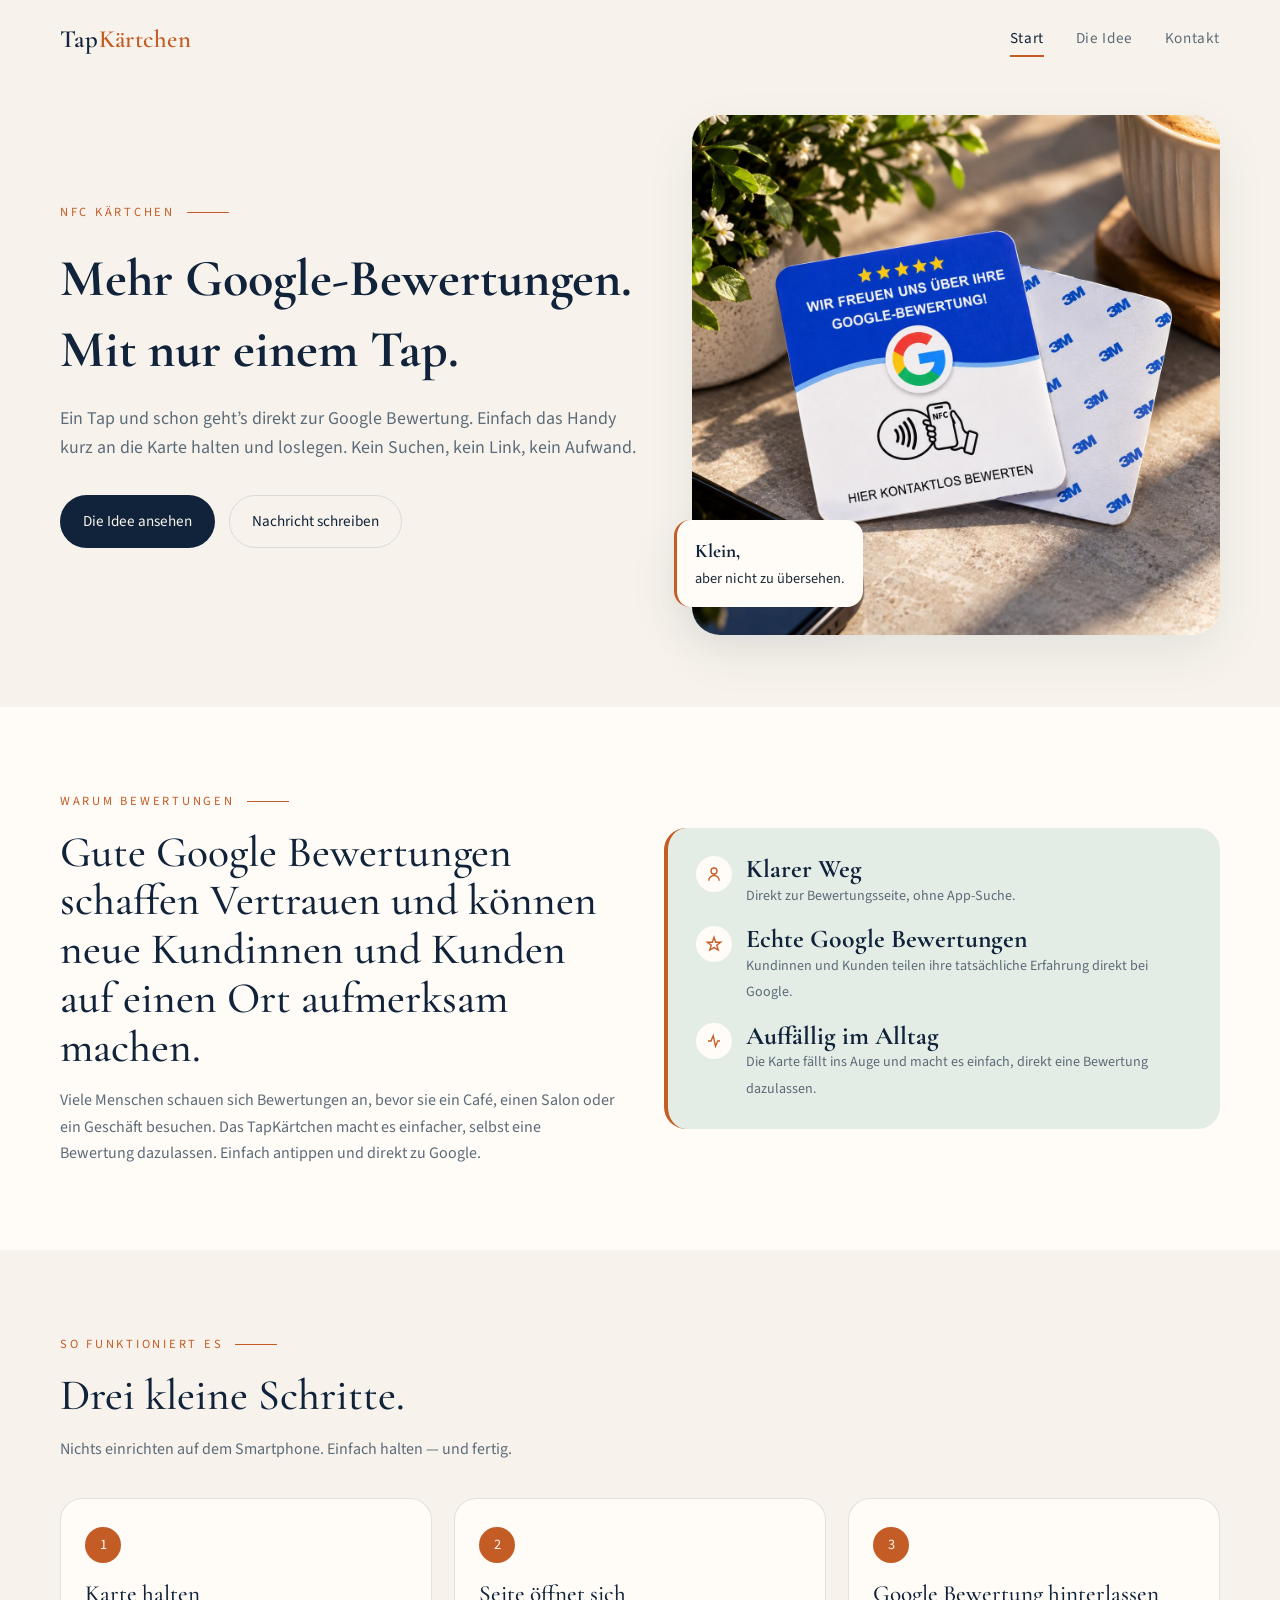
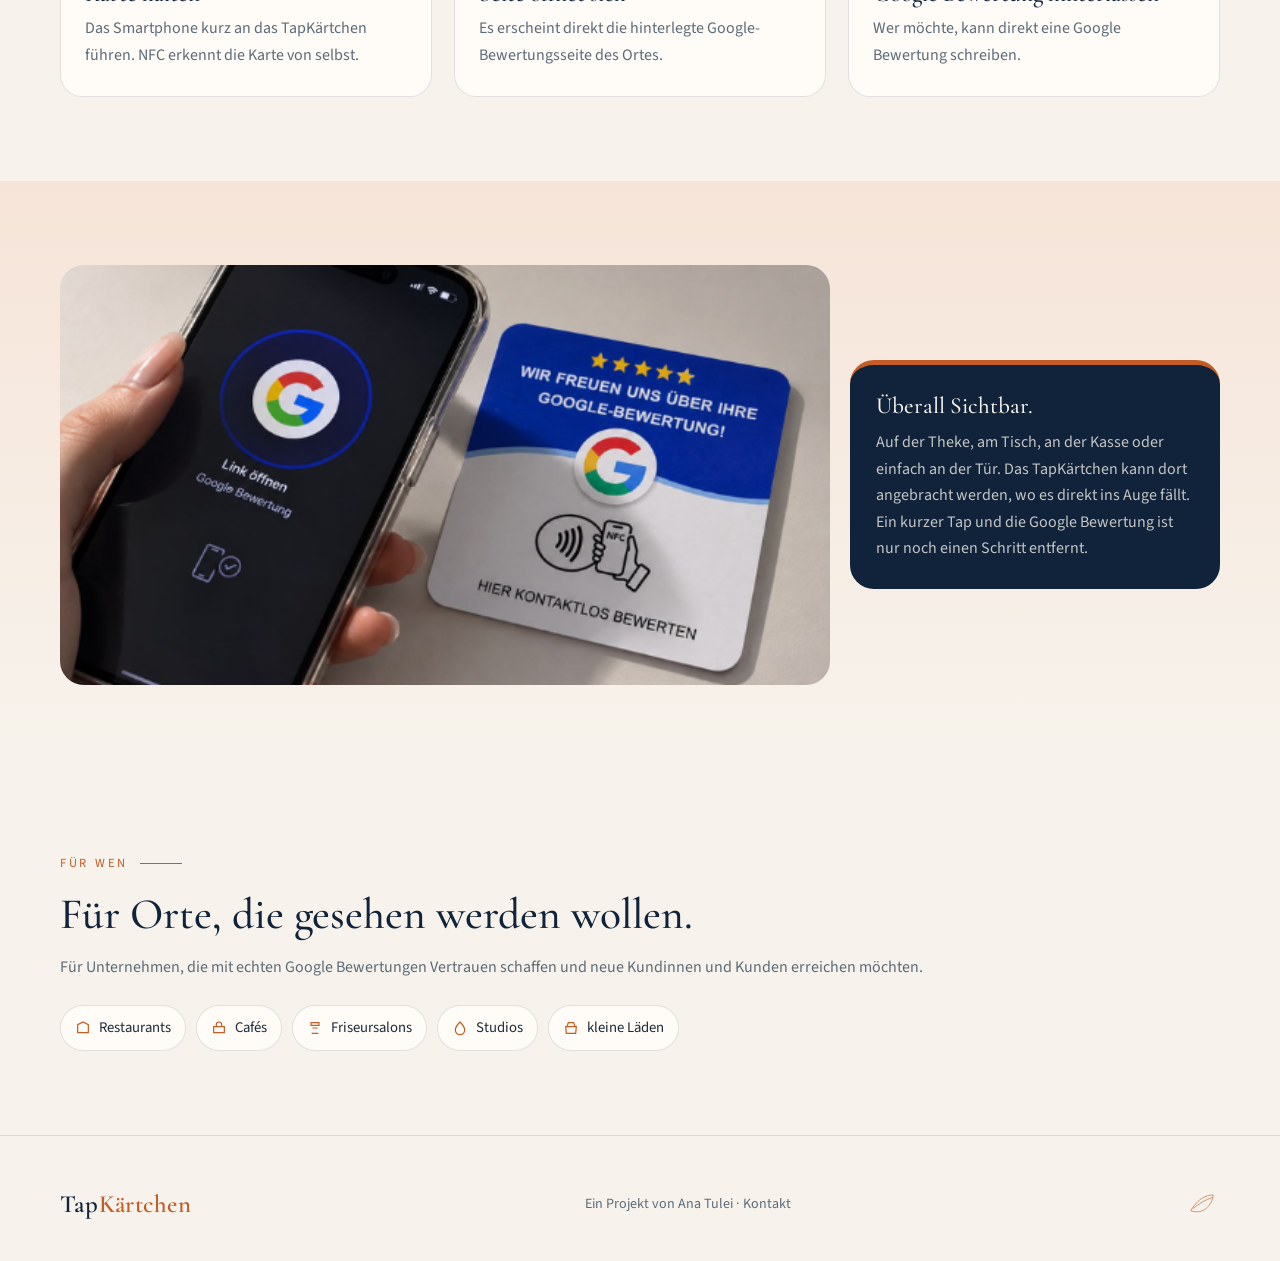
<file: index.html>
<!DOCTYPE html>
<html lang="de">
<head>
  <meta charset="UTF-8">
  <meta name="viewport" content="width=device-width, initial-scale=1.0">
  <title>TapKärtchen — Ein kleiner Tap, eine klare Stimme</title>
  <meta name="description" content="TapKärtchen ist eine kleine NFC-Karte, die den Weg zu einer Google-Bewertung kurz und freundlich macht.">
  <link rel="icon" href="img/favicon.svg" type="image/svg+xml">
  <link rel="preconnect" href="https://fonts.googleapis.com">
  <link rel="preconnect" href="https://fonts.gstatic.com" crossorigin>
  <link href="https://fonts.googleapis.com/css2?family=Cormorant+Garamond:wght@500;600&family=Source+Sans+3:wght@400;500;600&display=swap" rel="stylesheet">
  <link rel="stylesheet" href="css/style.css">
</head>
<body>
  <header class="site-header">
    <div class="wrap nav">
      <a class="logo" href="#start" data-page="start">Tap<span>Kärtchen</span></a>
      <button class="menu-btn" aria-label="Menü öffnen"><span></span></button>
      <ul class="nav-links">
        <li><a class="active" href="#start" data-page="start">Start</a></li>
        <li><a href="#idee" data-page="idee">Die Idee</a></li>
        <li><a href="#kontakt" data-page="kontakt">Kontakt</a></li>
      </ul>
    </div>
  </header>

  <main>
    <!-- START -->
    <div id="page-start" class="page is-active" data-title="TapKärtchen — Ein kleiner Tap, eine klare Stimme">
      <section class="hero">
        <div class="wrap hero-grid">
          <div>
            <p class="eyebrow">NFC Kärtchen</p>
            <h1>
              <b>
                <span class="small">Mehr Google-Bewertungen.</span><br>
                <span class="small">Mit nur einem Tap.</span>
              </b>
            </h1>
            <p class="lead">Ein Tap und schon geht’s direkt zur Google Bewertung. Einfach das Handy kurz an die Karte halten und loslegen. Kein Suchen, kein Link, kein Aufwand.</p>
            <div class="hero-actions">
              <a class="btn btn-navy" href="#idee" data-page="idee">Die Idee ansehen</a>
              <a class="btn btn-ghost" href="#kontakt" data-page="kontakt">Nachricht schreiben</a>
            </div>
          </div>
          <div class="hero-visual">
            <img src="img/card-hero.jpg" alt="Navyblaues TapKärtchen auf hellem Stein neben Olivenzweig">
            <div class="float-note">
              <strong>Klein,</strong>
              aber nicht zu übersehen.
            </div>
          </div>
        </div>
      </section>

      <section class="section-soft">
        <div class="wrap grid-2">
          <div>
            <p class="eyebrow">Warum Bewertungen</p>
            <h2>Gute Google Bewertungen schaffen Vertrauen und können neue Kundinnen und Kunden auf einen Ort aufmerksam machen.</h2>
            <p class="muted">Viele Menschen schauen sich Bewertungen an, bevor sie ein Café, einen Salon oder ein Geschäft besuchen. Das TapKärtchen macht es einfacher, selbst eine Bewertung dazulassen. Einfach antippen und direkt zu Google.</p>
          </div>
          <div class="stat-card">
            <div class="stat">
              <div class="stat-icon">
                <svg width="18" height="18" viewBox="0 0 24 24" fill="none" stroke="currentColor" stroke-width="1.8"><path d="M12 12a4 4 0 1 0-4-4 4 4 0 0 0 4 4Zm-7 9a7 7 0 0 1 14 0"/></svg>
              </div>
              <div>
                <b>Klarer Weg</b>
                <span>Direkt zur Bewertungsseite, ohne App-Suche.</span>
              </div>
            </div>
            <div class="stat">
              <div class="stat-icon">
                <svg width="18" height="18" viewBox="0 0 24 24" fill="none" stroke="currentColor" stroke-width="1.8"><path d="M12 3l2.2 6.6H21l-5.4 4 2.1 6.4L12 16.8 6.3 20l2.1-6.4L3 9.6h6.8Z"/></svg>
              </div>
              <div>
                <b>Echte Google Bewertungen</b>
                <span>Kundinnen und Kunden teilen ihre tatsächliche Erfahrung direkt bei Google.</span>
              </div>
            </div>
            <div class="stat">
              <div class="stat-icon">
                <svg width="18" height="18" viewBox="0 0 24 24" fill="none" stroke="currentColor" stroke-width="1.8"><path d="M4 12h4l3-7 3 14 3-7h3"/></svg>
              </div>
              <div>
                <b>Auffällig im Alltag</b>
                <span>Die Karte fällt ins Auge und macht es einfach, direkt eine Bewertung dazulassen.</span>
              </div>
            </div>
          </div>
        </div>
      </section>

      <section>
        <div class="wrap">
          <p class="eyebrow">So funktioniert es</p>
          <h2>Drei kleine Schritte.</h2>
          <p class="muted">Nichts einrichten auf dem Smartphone. Einfach halten — und fertig.</p>
          <div class="steps">
            <article class="step">
              <div class="step-num">1</div>
              <h3>Karte halten</h3>
              <p class="muted">Das Smartphone kurz an das TapKärtchen führen. NFC erkennt die Karte von selbst.</p>
            </article>
            <article class="step">
              <div class="step-num">2</div>
              <h3>Seite öffnet sich</h3>
              <p class="muted">Es erscheint direkt die hinterlegte Google-Bewertungsseite des Ortes.</p>
            </article>
            <article class="step">
              <div class="step-num">3</div>
              <h3>Google Bewertung hinterlassen</h3>
              <p class="muted">Wer möchte, kann direkt eine Google Bewertung schreiben.</p>
            </article>
          </div>
        </div>
      </section>

      <section class="section-sage">
        <div class="wrap gallery">
          <img src="img/tap-moment.jpg" alt="Smartphone wird neben einem TapKärtchen auf einem Holztisch gehalten">
          <div class="gallery-copy">
            <h3>Überall Sichtbar.</h3>
            <p>Auf der Theke, am Tisch, an der Kasse oder einfach an der Tür. Das TapKärtchen kann dort angebracht werden, wo es direkt ins Auge fällt. Ein kurzer Tap und die Google Bewertung ist nur noch einen Schritt entfernt.</p>
          </div>
        </div>
      </section>

      <section>
        <div class="wrap">
          <p class="eyebrow">Für wen</p>
          <h2>Für Orte, die gesehen werden wollen.</h2>
          <p class="muted">Für Unternehmen, die mit echten Google Bewertungen Vertrauen schaffen und neue Kundinnen und Kunden erreichen möchten.</p>
          <div class="pills">
            <span class="pill">
              <svg width="16" height="16" viewBox="0 0 24 24" fill="none" stroke="currentColor" stroke-width="1.8"><path d="M4 19V7l8-4 8 4v12H4Zm8-8h.01"/></svg>
              Restaurants
            </span>
            <span class="pill">
              <svg width="16" height="16" viewBox="0 0 24 24" fill="none" stroke="currentColor" stroke-width="1.8"><path d="M4 10h16v9H4zM8 10V7a4 4 0 0 1 8 0v3"/></svg>
              Cafés
            </span>
            <span class="pill">
              <svg width="16" height="16" viewBox="0 0 24 24" fill="none" stroke="currentColor" stroke-width="1.8"><path d="M6 4h12v4H6zM8 12h8M7 20h10"/></svg>
              Friseursalons
            </span>
            <span class="pill">
              <svg width="16" height="16" viewBox="0 0 24 24" fill="none" stroke="currentColor" stroke-width="1.8"><path d="M12 3c4 4 7 8 7 12a7 7 0 1 1-14 0c0-4 3-8 7-12Z"/></svg>
              Studios
            </span>
            <span class="pill">
              <svg width="16" height="16" viewBox="0 0 24 24" fill="none" stroke="currentColor" stroke-width="1.8"><path d="M4 10h16l-1 10H5L4 10Zm4-6h8l2 6H6l2-6Z"/></svg>
              kleine Läden
            </span>
          </div>
        </div>
      </section>
    </div>

    <!-- DIE IDEE -->
    <div id="page-idee" class="page" hidden data-title="Die Idee — TapKärtchen">
      <section class="page-hero">
        <div class="wrap">
          <p class="eyebrow">Hintergrund</p>
          <h1>Kleine Karte.<br>Große Wirkung.</h1>
          <p class="lead">NFC klingt technisch, ist aber ganz einfach: Handy kurz an die Karte halten und direkt zur Google Bewertung gelangen. Schnell, unkompliziert und im Alltag leicht zu nutzen.</p>
        </div>
      </section>

      <section class="section-soft">
        <div class="wrap grid-2">
          <div>
            <p class="eyebrow">Was ist NFC?</p>
            <h2>Ein kurzer Kontakt zwischen Handy und Karte.</h2>
            <p class="muted">NFC steht für Near Field Communication. Damit können Geräte ganz einfach Informationen austauschen, wenn sie sich nur wenige Zentimeter voneinander entfernt befinden.</p>
            <p class="muted" style="margin-top:14px">Im TapKärtchen steckt ein kleiner NFC Chip. Hält man das Smartphone kurz daran, erkennt es den Chip und öffnet direkt die hinterlegte Google Bewertungsseite.<br>Keine App nötig.</p>
          </div>
          <img src="img/cards-pair.jpg" alt="Zwei navyblaue NFC-Karten auf hellem Stein" class="idea-feature-img">
        </div>
      </section>

      <section>
        <div class="wrap">
          <p class="eyebrow">Im Kern</p>
          <h2>Was das TapKärtchen macht.</h2>
          <div class="benefits">
            <article class="benefit">
              <svg width="22" height="22" viewBox="0 0 24 24" fill="none" stroke="currentColor" stroke-width="1.8"><path d="M13 3L5 14h7l-1 7 8-11h-7l1-7Z"/></svg>
              <h3>Einfach antippen</h3>
              <p class="muted">Das Handy kurz an die Karte halten und direkt zur Google Bewertungsseite gelangen.</p>
            </article>
            <article class="benefit">
              <svg width="22" height="22" viewBox="0 0 24 24" fill="none" stroke="currentColor" stroke-width="1.8"><path d="M12 3l2.1 6.4H21l-5.4 3.9 2 6.4L12 16.6 6.4 19.7l2-6.4L3 9.4h6.9Z"/></svg>
              <h3>Einfach sichtbar</h3>
              <p class="muted">Das TapKärtchen kann dort stehen oder angebracht werden, wo es schnell auffällt. So wird es leichter, direkt eine Google Bewertung zu hinterlassen.</p>
            </article>
            <article class="benefit">
              <svg width="22" height="22" viewBox="0 0 24 24" fill="none" stroke="currentColor" stroke-width="1.8"><rect x="7" y="3" width="10" height="18" rx="2"/><path d="M11 18h2"/></svg>
              <h3>Ohne Extra-App</h3>
              <p class="muted">Kein Download, kein Konto, kein weiterer Bildschirm im Laden.</p>
            </article>
            <article class="benefit">
              <svg width="22" height="22" viewBox="0 0 24 24" fill="none" stroke="currentColor" stroke-width="1.8"><path d="M12 3l7 4v6c0 5-3.4 8.4-7 10-3.6-1.6-7-5-7-10V7l7-4Z"/></svg>
              <h3>Direkt und nachvollziehbar</h3>
              <p class="muted">Die Karte öffnet eine öffentliche Google-Seite. Nichts wird im Hintergrund versteckt.</p>
            </article>
          </div>
        </div>
      </section>

      <section class="section-sage">
        <div class="wrap idea-block">
          <article class="idea-card">
            <img src="img/card-hero.jpg" alt="Einzelnes TapKärtchen mit Olivenzweig">
            <div class="pad">
              <h3>Form und Material</h3>
              <p class="muted">Das TapKärtchen ist quadratisch, glänzend und aus Kunststoff. Auf der Rückseite befindet sich ein Klebepad, sodass es einfach an Theken, Tischen, Türen oder anderen Flächen angebracht werden kann.<br>Klein, praktisch und leicht dort anzubringen, wo Kunden es direkt sehen.</p>
            </div>
          </article>
          <article class="idea-card">
            <img src="img/tap-moment.jpg" alt="Alltagsszene mit Smartphone und Karte">
            <div class="pad">
              <h3>Wo es liegen kann</h3>
              <p class="muted">Auf der Theke, am Tisch, neben der Kasse oder beim Spiegel. Das TapKärtchen kann überall dort liegen, wo Kunden es gut sehen. Es kann auch an Türen oder anderen Flächen angebracht werden.</p>
            </div>
          </article>
        </div>
      </section>

      <section>
        <div class="wrap center-content">
          <div>
            <h2>Bewerten bleibt freiwillig.</h2>
            <p class="muted">
              Das TapKärtchen macht es einfach. Handy kurz dranhalten, Google öffnen und Bewertung schreiben. Wer nicht möchte, muss natürlich nichts machen.
            </p>
            <div class="hero-actions">
              <a class="btn btn-navy" href="#kontakt" data-page="kontakt">Fragen stellen</a>
            </div>
          </div>
        </div>
      </section>
    </div>

    <!-- KONTAKT -->
    <div id="page-kontakt" class="page" hidden data-title="Kontakt — TapKärtchen">
      <section class="page-hero">
        <div class="wrap">
          <p class="eyebrow">Austausch</p>
          <h1>Kontakt</h1>
          <p class="lead">Fragen zum TapKärtchen, zur Idee oder zur Gestaltung? Schreib einfach.</p>
        </div>
      </section>

      <section>
        <div class="wrap contact-grid">
          <aside class="contact-card">
            <h2>Ana Tulei</h2>
            <p class="muted">Das TapKärtchen verbindet NFC Technik mit einer einfachen Idee: Handy dranhalten und direkt zur Google Bewertung.</p>
            <ul class="contact-list">
              <li>
                <svg width="18" height="18" viewBox="0 0 24 24" fill="none" stroke="currentColor" stroke-width="1.8"><path d="M6 4h12v16H6z"/><path d="M9 8h6M9 12h6M9 16h4"/></svg>
                <div>
                  <strong>Telefon</strong><br>
                  <a href="tel:+4915229717978">+49 1522 9717978</a>
                </div>
              </li>
              <li>
                <svg width="18" height="18" viewBox="0 0 24 24" fill="none" stroke="currentColor" stroke-width="1.8"><path d="M4 6h16v12H4z"/><path d="m4 7 8 6 8-6"/></svg>
                <div>
                  <strong>E-Mail</strong><br>
                  <a href="mailto:tuleia.trading@gmail.com">tuleia.trading@gmail.com</a>
                </div>
              </li>
              <li>
                <svg width="18" height="18" viewBox="0 0 24 24" fill="none" stroke="currentColor" stroke-width="1.8"><path d="M5 12a7 7 0 0 1 14 0v7H5v-7Z"/><path d="M9 19v2m6-2v2"/></svg>
                <div>
                  <strong>WhatsApp</strong><br>
                  +49 1522 9717978
                </div>
              </li>
            </ul>
          </aside>

          <div class="form-card">
            <h2>Schreiben Sie mir</h2>
            <p class="muted" style="margin-bottom:18px">Ich antworte, sobald ich kann.</p>
            <form class="form" id="message-form">
              <div>
                <label for="name">Name</label>
                <input id="name" name="name" type="text" autocomplete="name" required>
              </div>
              <div>
                <label for="email">E-Mail</label>
                <input id="email" name="email" type="email" autocomplete="email" required>
              </div>
              <div>
                <label for="message">Nachricht</label>
                <textarea id="message" name="message" required></textarea>
              </div>
              <button class="btn btn-navy" type="submit">Nachricht senden</button>
              <p class="form-note" role="status"></p>
            </form>
          </div>
        </div>
      </section>
    </div>
  </main>

  <footer class="site-footer">
    <div class="wrap footer-inner">
      <p class="logo">Tap<span>Kärtchen</span></p>
      <p class="tiny">Ein Projekt von Ana Tulei · <a href="#kontakt" data-page="kontakt">Kontakt</a></p>
      <svg class="leaf" width="36" height="36" viewBox="0 0 64 64" fill="none" stroke="currentColor" stroke-width="1.6">
        <path d="M12 44c16-28 36-28 40-28-2 18-18 36-40 28Z"/>
        <path d="M16 40c10-8 22-16 36-20"/>
      </svg>
    </div>
  </footer>
  <script src="js/main.js"></script>
</body>
</html>
</file>
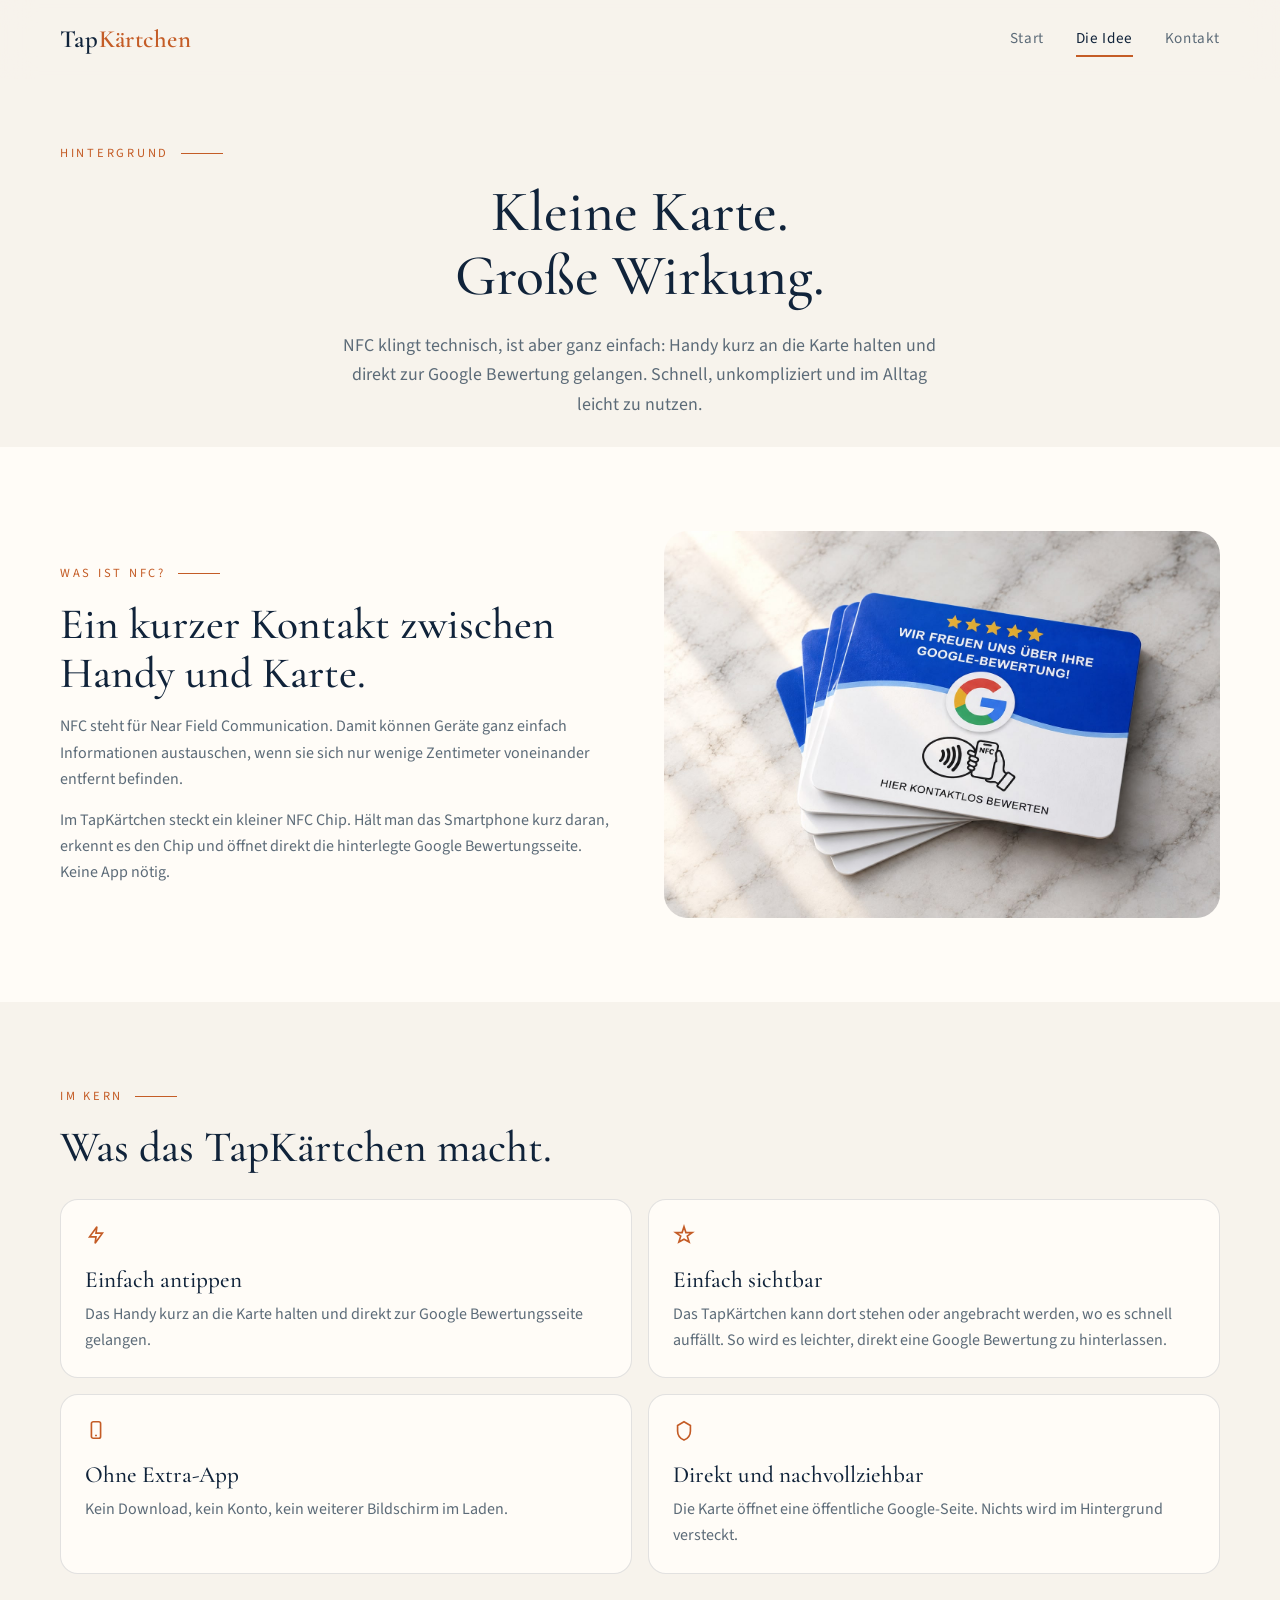
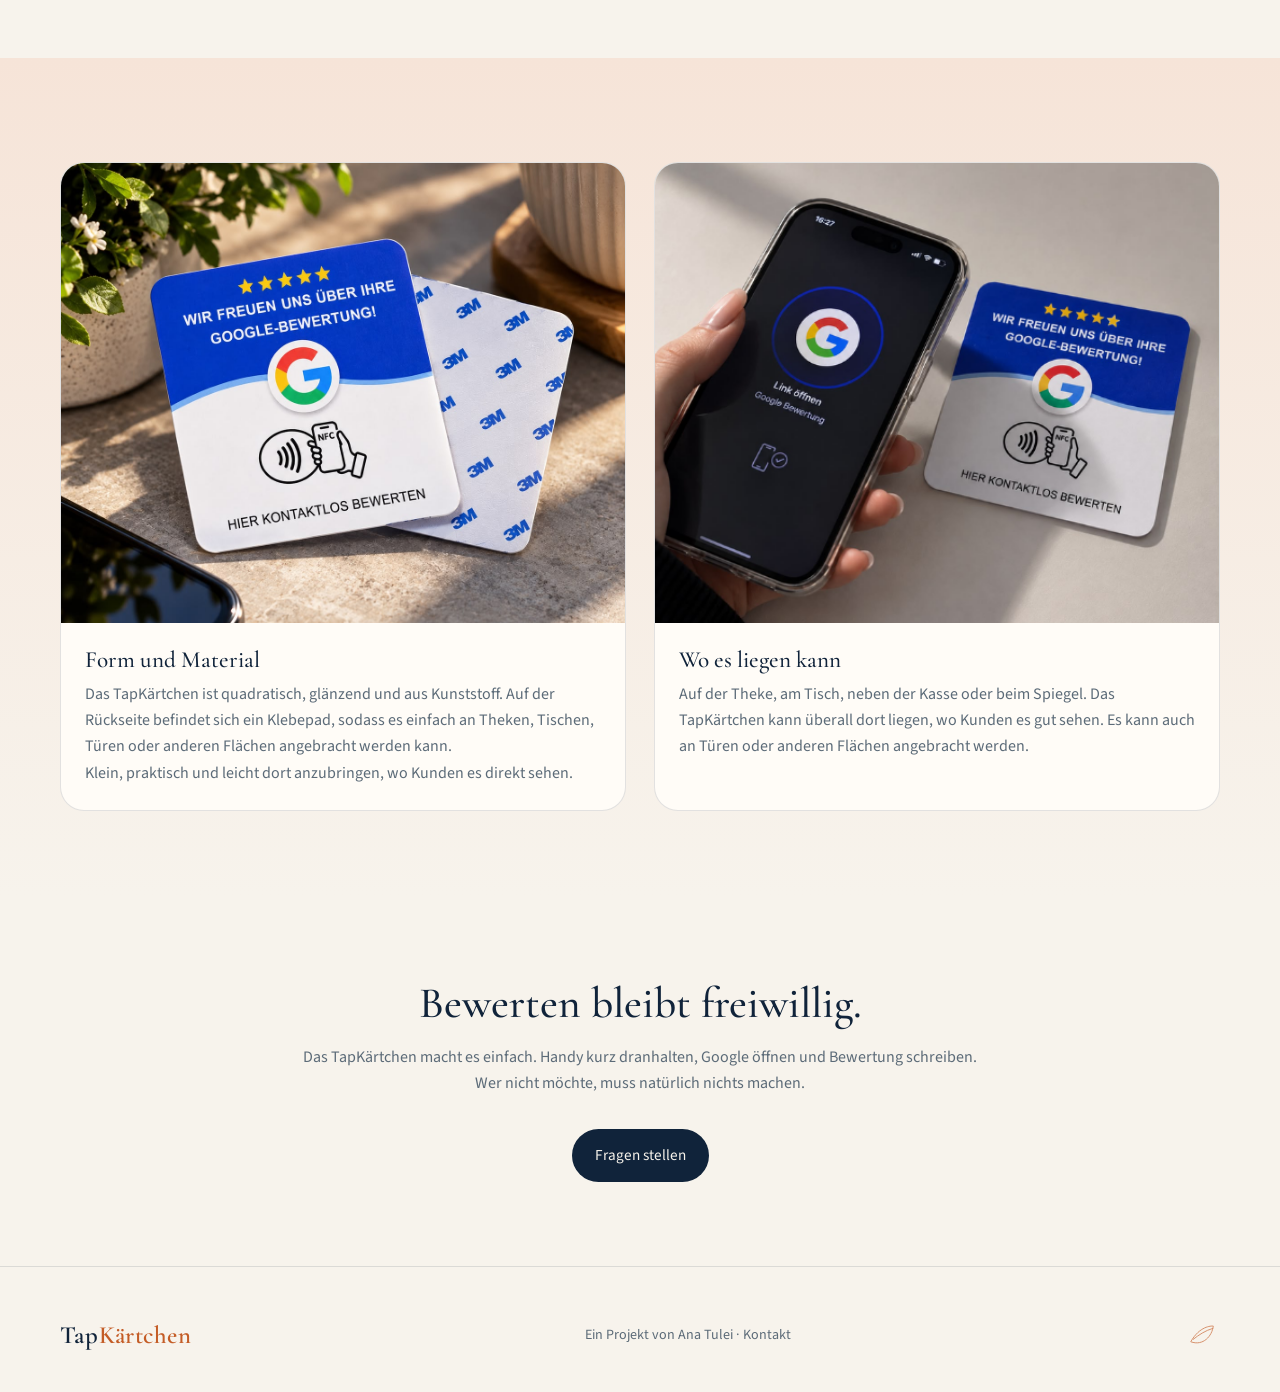
<file: idee.html>
<!DOCTYPE html>
<html lang="de">
<head>
  <meta charset="UTF-8">
  <meta http-equiv="refresh" content="0; url=index.html#idee">
  <title>Die Idee — TapKärtchen</title>
  <script>location.replace("index.html#idee");</script>
</head>
<body>
  <p><a href="index.html#idee">Weiter zu Die Idee</a></p>
</body>
</html>
</file>
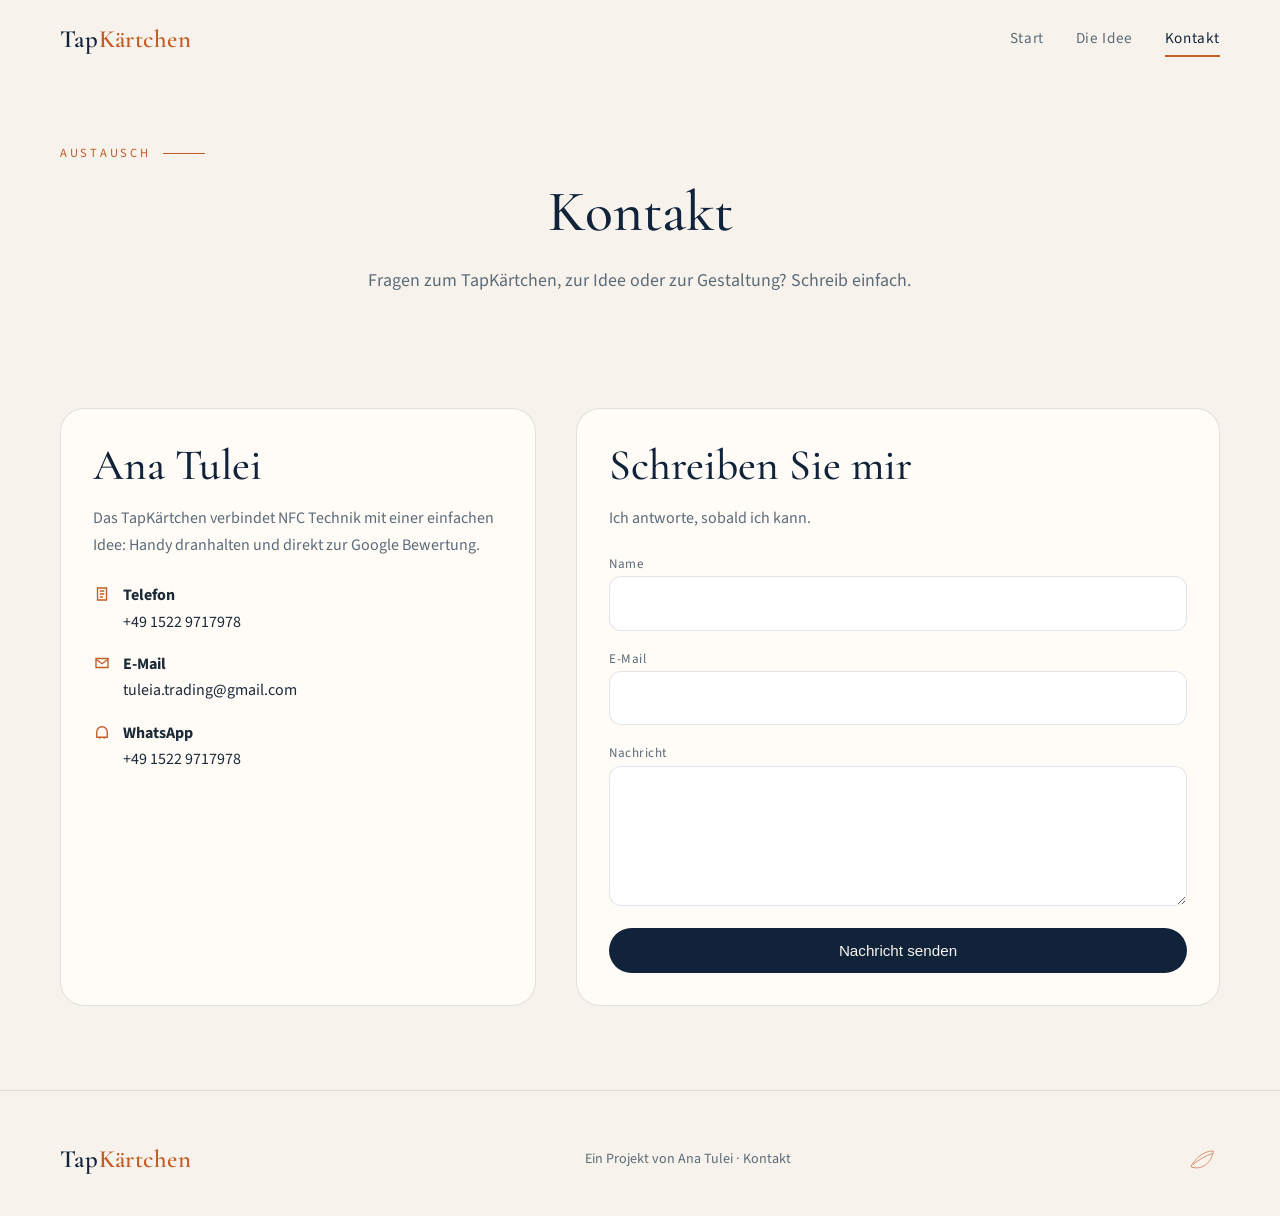
<file: kontakt.html>
<!DOCTYPE html>
<html lang="de">
<head>
  <meta charset="UTF-8">
  <meta http-equiv="refresh" content="0; url=index.html#kontakt">
  <title>Kontakt — TapKärtchen</title>
  <script>location.replace("index.html#kontakt");</script>
</head>
<body>
  <p><a href="index.html#kontakt">Weiter zu Kontakt</a></p>
</body>
</html>
</file>
<file: css/style.css>
:root {
  --navy: #10233a;
  --navy-soft: #1a3554;
  --ink: #1c2a38;
  --sage: #6b8f71;
  --sage-deep: #55755b;
  --accent: #c45c26;
  --accent-soft: #d97842;
  --accent-mist: #f6e4d8;
  --cream: #f7f3ec;
  --sand: #efe7d8;
  --paper: #fffcf7;
  --mist: #e4ece6;
  --line: rgba(16, 35, 58, 0.12);
  --muted: #5c6b78;
  --radius: 22px;
  --shadow: 0 18px 50px rgba(16, 35, 58, 0.08);
  --max: 1160px;
}

* {
  box-sizing: border-box;
  margin: 0;
  padding: 0;
}

html {
  scroll-behavior: smooth;
}

body {
  font-family: "Source Sans 3", "Segoe UI", sans-serif;
  color: var(--ink);
  background: var(--cream);
  line-height: 1.65;
  min-height: 100vh;
}

img {
  max-width: 100%;
  display: block;
}

a {
  color: inherit;
  text-decoration: none;
}

.page[hidden] {
  display: none;
}

.page.is-active {
  display: block;
}

.center-content {
  display: flex;
  justify-content: center;
  text-align: center;
}

.center-content > div {
  max-width: 700px;
}

.center-content .hero-actions {
  justify-content: center;
}

h1 .small {
  font-size: 52px;
  line-height: 1.1;
}

.wrap {
  width: min(var(--max), calc(100% - 48px));
  margin: 0 auto;
}

/* Header */
.site-header {
  position: sticky;
  top: 0;
  z-index: 40;
  background: rgba(247, 243, 236, 0.86);
  backdrop-filter: blur(16px);
  border-bottom: 1px solid transparent;
}

.site-header.scrolled {
  border-bottom-color: var(--line);
}

.nav {
  display: flex;
  align-items: center;
  justify-content: space-between;
  height: 78px;
}

.logo {
  font-family: "Cormorant Garamond", Georgia, serif;
  font-size: 1.55rem;
  letter-spacing: 0.02em;
  color: var(--navy);
  font-weight: 600;
}

.logo span {
  color: var(--accent);
}

.nav-links {
  display: flex;
  gap: 32px;
  list-style: none;
  font-size: 0.95rem;
  letter-spacing: 0.04em;
}

.nav-links a {
  color: var(--muted);
  position: relative;
}

.nav-links a:hover,
.nav-links a.active {
  color: var(--navy);
}

.nav-links a.active::after {
  content: "";
  position: absolute;
  left: 0;
  right: 0;
  bottom: -8px;
  height: 2px;
  background: var(--accent);
}

.menu-btn {
  display: none;
  background: none;
  border: 0;
  cursor: pointer;
  width: 42px;
  height: 42px;
}

.menu-btn span,
.menu-btn span::before,
.menu-btn span::after {
  display: block;
  width: 20px;
  height: 1.5px;
  background: var(--navy);
  position: relative;
}

.menu-btn span::before,
.menu-btn span::after {
  content: "";
  position: absolute;
  left: 0;
}

.menu-btn span::before { top: -6px; }
.menu-btn span::after { top: 6px; }

/* Hero */
.hero {
  padding: 36px 0 72px;
}

.hero-grid {
  display: grid;
  grid-template-columns: 1.05fr 0.95fr;
  gap: 48px;
  align-items: center;
}

.eyebrow {
  font-size: 0.78rem;
  letter-spacing: 0.22em;
  text-transform: uppercase;
  color: var(--accent);
  margin-bottom: 16px;
  display: flex;
  align-items: center;
  gap: 12px;
}

.eyebrow::after {
  content: "";
  width: 42px;
  height: 1px;
  background: var(--accent);
}

h1, h2, h3 {
  font-family: "Cormorant Garamond", Georgia, serif;
  color: var(--navy);
  font-weight: 500;
  line-height: 1.12;
}

h1 {
  font-size: clamp(2.6rem, 5vw, 4.4rem);
  margin-bottom: 22px;
}

h2 {
  font-size: clamp(2rem, 3.4vw, 2.8rem);
  margin-bottom: 16px;
}

h3 {
  font-size: 1.45rem;
  margin-bottom: 8px;
}

.lead {
  font-size: 1.12rem;
  color: var(--muted);
  max-width: 34em;
}

.hero-actions {
  display: flex;
  gap: 14px;
  margin-top: 32px;
  flex-wrap: wrap;
}

.btn {
  display: inline-flex;
  align-items: center;
  justify-content: center;
  gap: 8px;
  padding: 13px 22px;
  border-radius: 999px;
  font-size: 0.95rem;
  border: 1px solid transparent;
  cursor: pointer;
  transition: 0.2s ease;
}

.btn-navy {
  background: var(--navy);
  color: #f8f4ec;
}

.btn-navy:hover {
  background: var(--accent);
}

.btn-ghost {
  background: transparent;
  border-color: var(--line);
  color: var(--navy);
}

.btn-ghost:hover {
  background: var(--accent-mist);
  border-color: var(--accent);
  color: var(--accent);
}

.hero-visual {
  position: relative;
}

.hero-visual img {
  width: 100%;
  height: 520px;
  object-fit: cover;
  border-radius: 28px;
  box-shadow: var(--shadow);
}

.float-note {
  position: absolute;
  left: -18px;
  bottom: 28px;
  background: var(--paper);
  padding: 16px 18px;
  border-radius: 16px;
  box-shadow: var(--shadow);
  max-width: 210px;
  font-size: 0.9rem;
  border-left: 3px solid var(--accent);
}

.float-note strong {
  display: block;
  font-family: "Cormorant Garamond", serif;
  font-size: 1.2rem;
  color: var(--navy);
}

/* Sections */
section {
  padding: 84px 0;
}

.section-soft {
  background: var(--paper);
}

.section-sage {
  background: linear-gradient(180deg, #f6e4d8 0%, var(--cream) 100%);
}

.grid-2 {
  display: grid;
  grid-template-columns: 1fr 1fr;
  gap: 48px;
  align-items: center;
}

.muted {
  color: var(--muted);
}

.stat-card {
  background: var(--mist);
  border-radius: var(--radius);
  padding: 28px;
  display: grid;
  gap: 18px;
  border-left: 4px solid var(--accent);
}

.stat {
  display: flex;
  gap: 14px;
  align-items: flex-start;
}

.stat-icon {
  width: 36px;
  height: 36px;
  border-radius: 50%;
  background: var(--paper);
  display: grid;
  place-items: center;
  color: var(--accent);
  flex-shrink: 0;
}

.stat b {
  display: block;
  font-family: "Cormorant Garamond", serif;
  font-size: 1.6rem;
  color: var(--navy);
  line-height: 1;
}

.stat span {
  font-size: 0.88rem;
  color: var(--muted);
}

/* Steps */
.steps {
  display: grid;
  grid-template-columns: repeat(3, 1fr);
  gap: 22px;
  margin-top: 36px;
}

.step {
  background: var(--paper);
  border: 1px solid var(--line);
  border-radius: var(--radius);
  padding: 28px 24px;
}

.step-num {
  width: 36px;
  height: 36px;
  border-radius: 50%;
  background: var(--accent);
  color: #fff8f3;
  display: grid;
  place-items: center;
  font-size: 0.9rem;
  margin-bottom: 18px;
}

/* Audience */
.pills {
  display: flex;
  flex-wrap: wrap;
  gap: 10px;
  margin-top: 24px;
}

.pill {
  display: inline-flex;
  align-items: center;
  gap: 8px;
  background: var(--paper);
  border: 1px solid var(--line);
  padding: 10px 14px;
  border-radius: 999px;
  font-size: 0.92rem;
}

.pill svg {
  color: var(--accent);
}

/* Benefits */
.benefits {
  display: grid;
  grid-template-columns: 1fr 1fr;
  gap: 16px;
  margin-top: 28px;
}

.benefit {
  background: var(--paper);
  border-radius: 18px;
  padding: 24px;
  border: 1px solid var(--line);
}

.benefit svg {
  color: var(--accent);
  margin-bottom: 12px;
}

/* Gallery — text box sized to content, not stretched to image height */
.gallery {
  display: grid;
  grid-template-columns: 1.35fr 0.65fr;
  gap: 20px;
  align-items: center;
}

.gallery img {
  width: 100%;
  height: 420px;
  object-fit: cover;
  border-radius: 24px;
}

.gallery-copy {
  background: var(--navy);
  color: #e8efe9;
  border-radius: 24px;
  padding: 28px 26px;
  display: flex;
  flex-direction: column;
  justify-content: flex-start;
  height: auto;
  align-self: center;
  border-top: 5px solid var(--accent);
}

.gallery-copy h3 {
  color: #f7f3ec;
  margin-bottom: 10px;
}

.gallery-copy p {
  color: rgba(247, 243, 236, 0.78);
}

/* Contact */
.contact-grid {
  display: grid;
  grid-template-columns: 0.85fr 1.15fr;
  gap: 40px;
}

.contact-card, .form-card {
  background: var(--paper);
  border-radius: 24px;
  padding: 32px;
  border: 1px solid var(--line);
}

.contact-list {
  list-style: none;
  margin-top: 24px;
  display: grid;
  gap: 16px;
}

.contact-list li {
  display: flex;
  gap: 12px;
  align-items: flex-start;
}

.contact-list svg {
  color: var(--accent);
  flex-shrink: 0;
  margin-top: 3px;
}

.contact-list a:hover {
  color: var(--accent);
}

.form {
  display: grid;
  gap: 14px;
}

label {
  font-size: 0.82rem;
  letter-spacing: 0.04em;
  color: var(--muted);
}

input, textarea {
  width: 100%;
  border: 1px solid var(--line);
  background: #fff;
  border-radius: 12px;
  padding: 13px 14px;
  font: inherit;
  color: var(--ink);
}

textarea {
  min-height: 140px;
  resize: vertical;
}

input:focus, textarea:focus {
  outline: 2px solid rgba(196, 92, 38, 0.28);
  border-color: var(--accent);
}

.form-note {
  display: none;
  background: var(--accent-mist);
  color: var(--navy);
  padding: 14px;
  border-radius: 12px;
}

.form-note.show {
  display: block;
}

/* Footer */
.site-footer {
  padding: 48px 0 36px;
  border-top: 1px solid var(--line);
}

.footer-inner {
  display: flex;
  justify-content: space-between;
  align-items: center;
  gap: 20px;
  flex-wrap: wrap;
}

.leaf {
  opacity: 0.7;
  color: var(--accent);
}

.tiny {
  font-size: 0.88rem;
  color: var(--muted);
}

.tiny a:hover {
  color: var(--accent);
}

/* Page hero compact */
.page-hero {
  padding: 64px 0 28px;
  text-align: center;
}

.page-hero h1 {
  font-size: clamp(2.4rem, 5vw, 3.6rem);
}

.page-hero .lead {
  margin: 0 auto;
}

.idea-feature-img {
  border-radius: 24px;
  height: 100%;
  object-fit: cover;
  min-height: 360px;
  width: 100%;
}

.idea-block {
  display: grid;
  grid-template-columns: 1fr 1fr;
  gap: 28px;
  margin-top: 20px;
}

.idea-card {
  background: var(--paper);
  border-radius: 24px;
  overflow: hidden;
  border: 1px solid var(--line);
}

.idea-card img {
  height: 460px;
  width: 100%;
  object-fit: cover;
}

.idea-card .pad {
  padding: 24px;
}

.quote {
  font-family: "Cormorant Garamond", serif;
  font-size: 1.7rem;
  color: var(--navy);
  line-height: 1.3;
  max-width: 18em;
}

@media (max-width: 900px) {
  .hero-grid,
  .grid-2,
  .contact-grid,
  .idea-block,
  .gallery {
    grid-template-columns: 1fr;
  }

  .hero-visual img {
    height: 360px;
  }

  .gallery img {
    height: 300px;
  }

  .idea-card img {
    height: 340px;
  }

  .float-note {
    left: 16px;
  }

  .steps,
  .benefits {
    grid-template-columns: 1fr;
  }

  .menu-btn {
    display: grid;
    place-items: center;
  }

  .nav-links {
    display: none;
    position: absolute;
    top: 78px;
    left: 0;
    right: 0;
    background: var(--cream);
    flex-direction: column;
    padding: 16px 24px 24px;
    gap: 16px;
    border-bottom: 1px solid var(--line);
  }

  .nav-links.open {
    display: flex;
  }

  .nav-links a.active::after {
    display: none;
  }
}

@media (max-width: 600px) {
  .wrap {
    width: min(var(--max), calc(100% - 28px));
  }

  section {
    padding: 64px 0;
  }

  h1 .small {
    font-size: 34px;
  }

  .idea-card img {
    height: 260px;
  }
}
</file>
